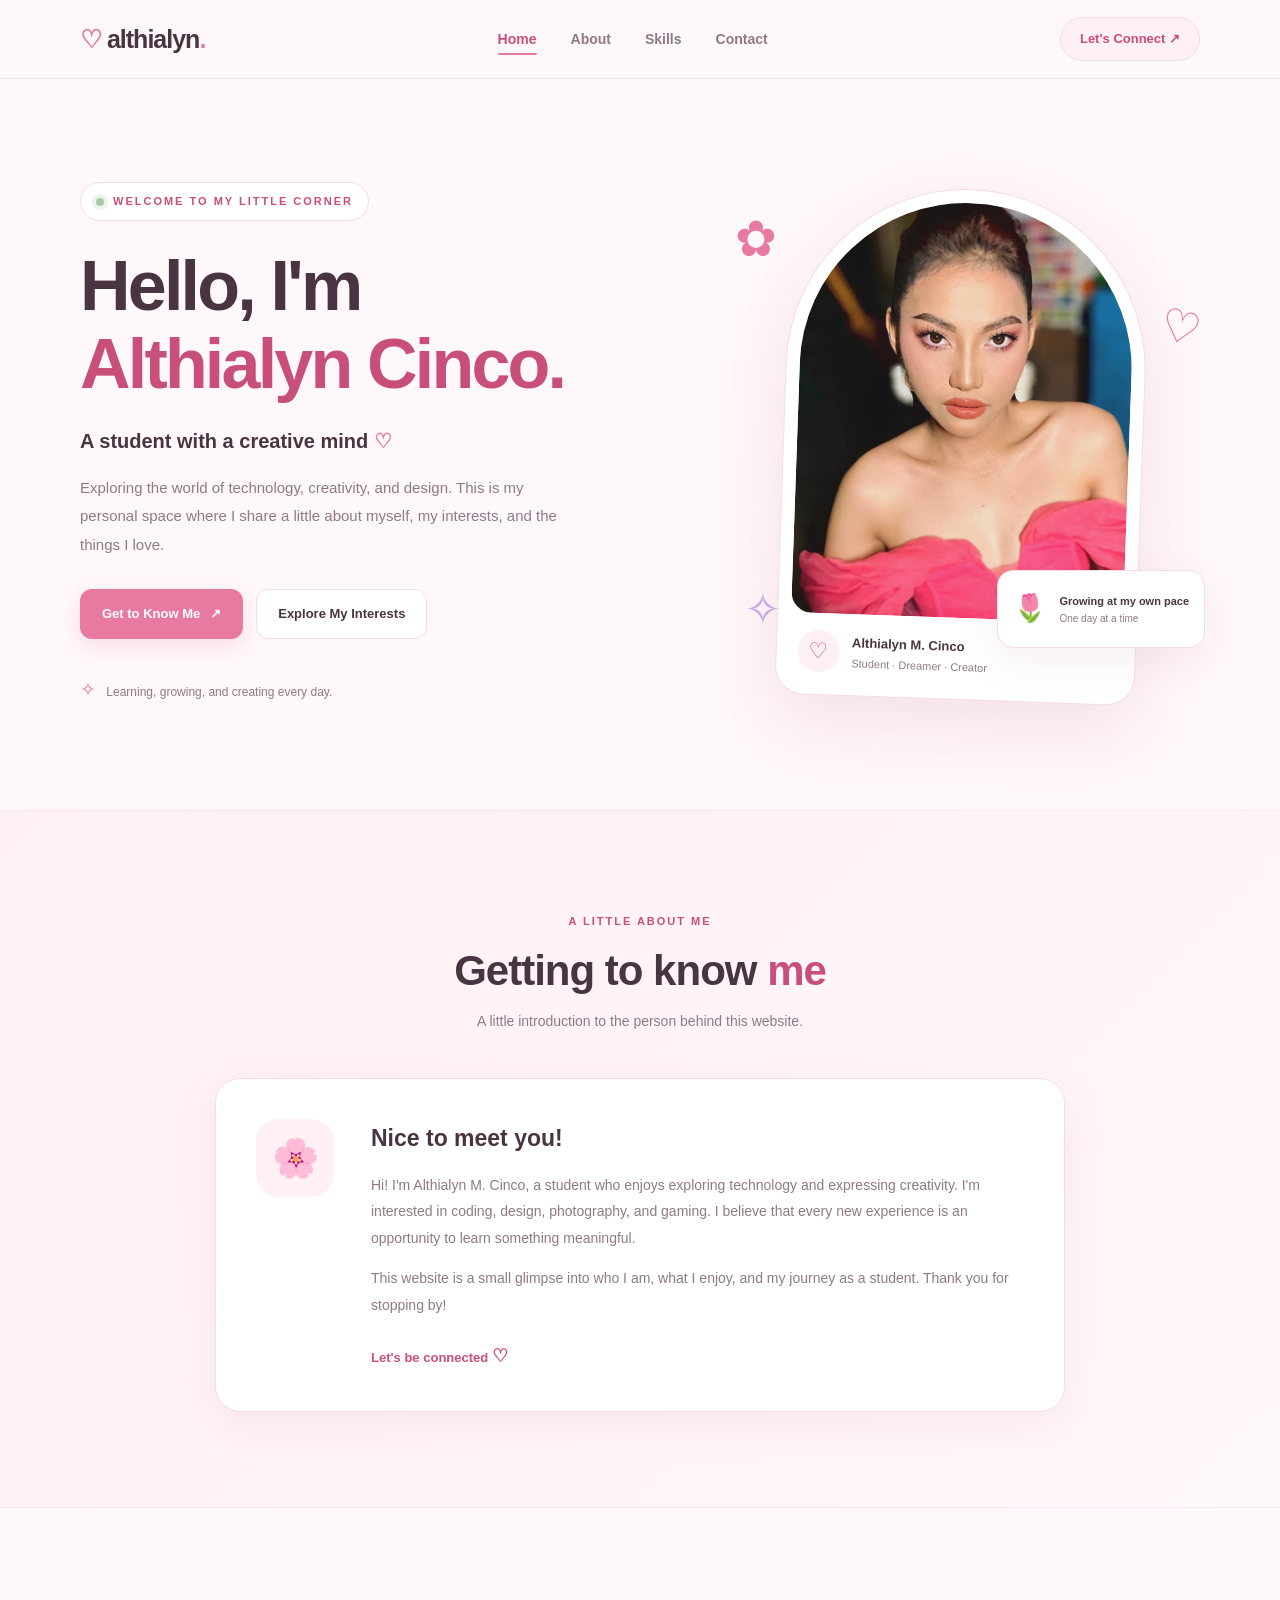
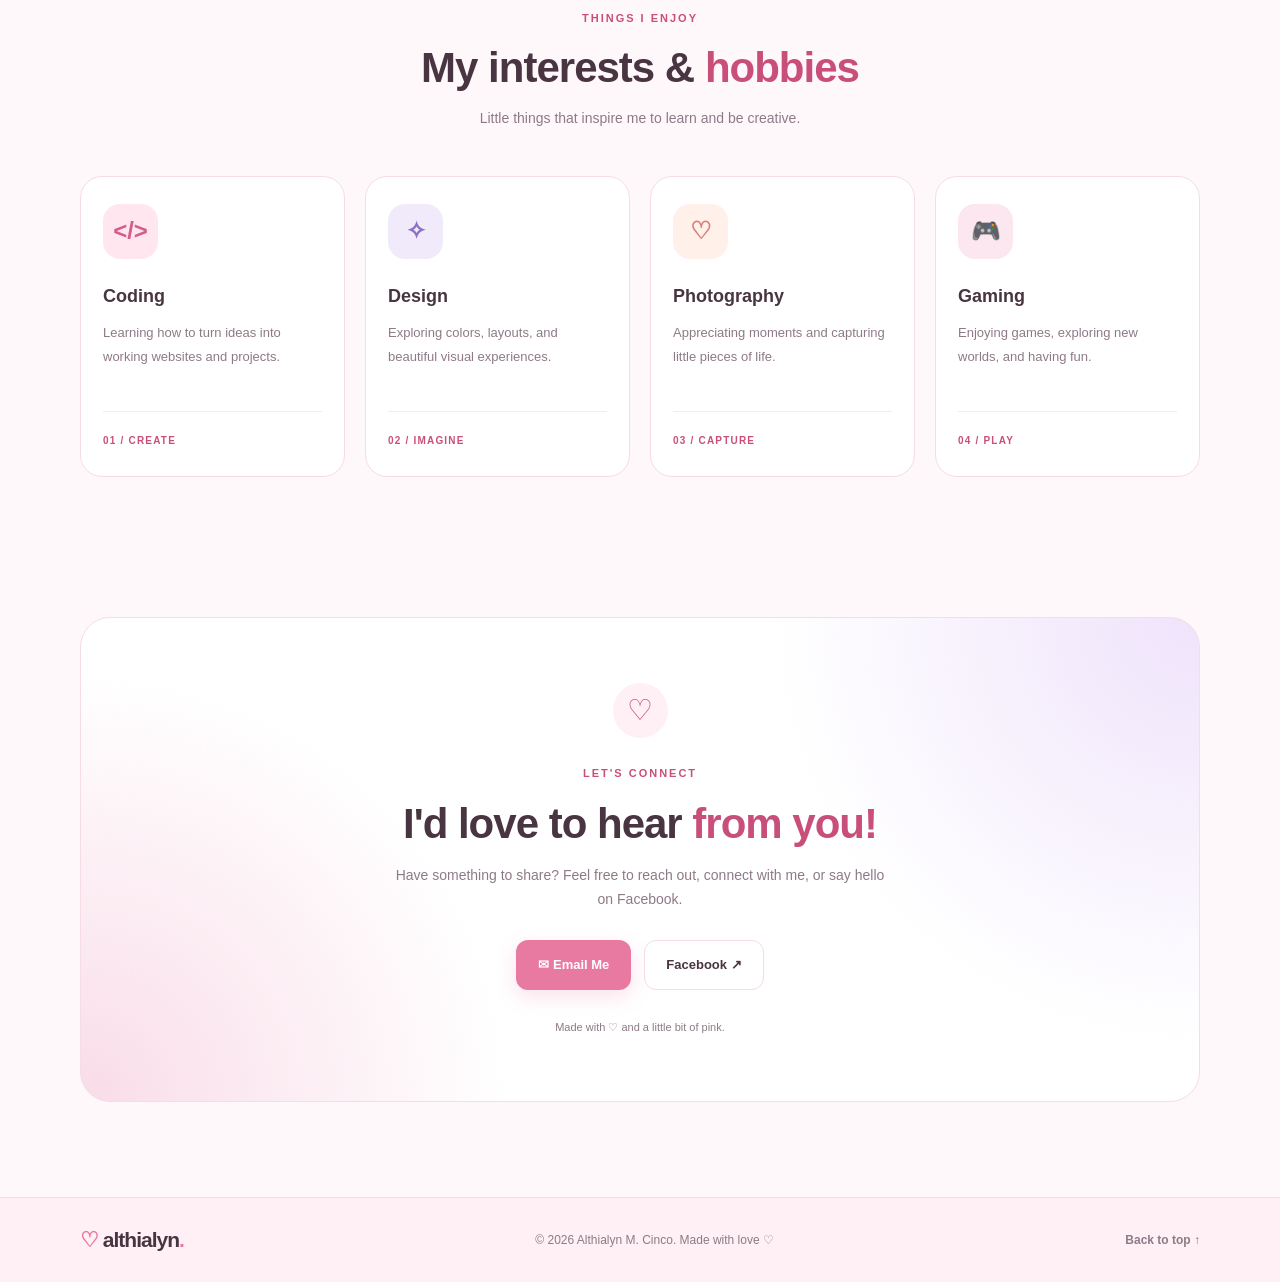
<file: index.html>
<!DOCTYPE html>
<html lang="en">
<head>
    <meta charset="UTF-8">
    <meta name="viewport" content="width=device-width, initial-scale=1.0">
    <meta name="theme-color" content="#fff1f5">
    <meta name="description" content="The personal portfolio of Althialyn M. Cinco, a student passionate about coding, design, photography, and gaming.">
    <title>Althialyn Cinco | Personal Portfolio</title>
    <link rel="stylesheet" href="style.css">
</head>
<body>

    <!-- HEADER -->
    <header class="header">
        <nav class="navbar container">
            <a href="#home" class="logo">
                <span class="logo-icon">♡</span> althialyn<span>.</span>
            </a>

            <button class="menu-toggle" id="menuToggle"
                    aria-label="Open navigation"
                    aria-expanded="false"
                    aria-controls="navLinks">
                ☰
            </button>

            <ul class="nav-links" id="navLinks">
                <li><a href="#home" class="nav-link active">Home</a></li>
                <li><a href="#about" class="nav-link">About</a></li>
                <li><a href="#skills" class="nav-link">Skills</a></li>
                <li><a href="#contact" class="nav-link">Contact</a></li>
            </ul>

            <a href="#contact" class="nav-button">Let's Connect ↗</a>
        </nav>
    </header>

    <main>
        <!-- HERO SECTION -->
        <section class="hero container" id="home">
            <div class="hero-content">
                <span class="eyebrow">
                    <span class="status-dot"></span>
                    WELCOME TO MY LITTLE CORNER
                </span>

                <h1>
                    Hello, I'm<br>
                    <span class="gradient-text">Althialyn Cinco.</span>
                </h1>

                <h2>A student with a creative mind <span>♡</span></h2>

                <p class="hero-description">
                    Exploring the world of technology, creativity, and design.
                    This is my personal space where I share a little about
                    myself, my interests, and the things I love.
                </p>

                <div class="hero-buttons">
                    <a href="portfolio.html" class="button button-primary">
                        Get to Know Me <span>↗</span>
                    </a>
                    <a href="#skills" class="button button-outline">
                        Explore My Interests
                    </a>
                </div>

                <div class="hero-note">
                    <span class="sparkle">✧</span>
                    Learning, growing, and creating every day.
                </div>
            </div>

            <div class="hero-visual">
                <div class="decor decor-one">✿</div>
                <div class="decor decor-two">♡</div>
                <div class="decor decor-three">✧</div>

                <div class="photo-frame">
                    <img
                        src="profile.jfif"
                        alt="Profile picture of Althialyn M. Cinco"
                        class="profile-pic"
                    >
                    <div class="photo-caption">
                        <span>♡</span>
                        <div>
                            <strong>Althialyn M. Cinco</strong>
                            <small>Student · Dreamer · Creator</small>
                        </div>
                    </div>
                </div>

                <div class="floating-card">
                    <span class="floating-icon">🌷</span>
                    <div>
                        <strong>Growing at my own pace</strong>
                        <small>One day at a time</small>
                    </div>
                </div>
            </div>
        </section>

        <!-- ABOUT SECTION -->
        <section class="section about-section" id="about">
            <div class="container">
                <div class="section-heading">
                    <span class="section-label">A LITTLE ABOUT ME</span>
                    <h2>Getting to know <span>me</span></h2>
                    <p>A little introduction to the person behind this website.</p>
                </div>

                <div class="about-card">
                    <div class="about-icon">🌸</div>
                    <div class="about-content">
                        <h3>Nice to meet you!</h3>
                        <p>
                            Hi! I'm Althialyn M. Cinco, a student who enjoys
                            exploring technology and expressing creativity.
                            I'm interested in coding, design, photography,
                            and gaming. I believe that every new experience
                            is an opportunity to learn something meaningful.
                        </p>
                        <p>
                            This website is a small glimpse into who I am,
                            what I enjoy, and my journey as a student.
                            Thank you for stopping by!
                        </p>
                        <a href="#contact" class="text-link">
                            Let's be connected <span>♡</span>
                        </a>
                    </div>
                </div>
            </div>
        </section>

        <!-- SKILLS SECTION -->
        <section class="section skills-section" id="skills">
            <div class="container">
                <div class="section-heading">
                    <span class="section-label">THINGS I ENJOY</span>
                    <h2>My interests & <span>hobbies</span></h2>
                    <p>Little things that inspire me to learn and be creative.</p>
                </div>

                <div class="skills-grid">
                    <article class="skill-card">
                        <div class="skill-icon icon-pink">&lt;/&gt;</div>
                        <h3>Coding</h3>
                        <p>Learning how to turn ideas into working websites and projects.</p>
                        <span class="skill-number">01 / CREATE</span>
                    </article>

                    <article class="skill-card">
                        <div class="skill-icon icon-purple">✧</div>
                        <h3>Design</h3>
                        <p>Exploring colors, layouts, and beautiful visual experiences.</p>
                        <span class="skill-number">02 / IMAGINE</span>
                    </article>

                    <article class="skill-card">
                        <div class="skill-icon icon-peach">♡</div>
                        <h3>Photography</h3>
                        <p>Appreciating moments and capturing little pieces of life.</p>
                        <span class="skill-number">03 / CAPTURE</span>
                    </article>

                    <article class="skill-card">
                        <div class="skill-icon icon-rose">🎮</div>
                        <h3>Gaming</h3>
                        <p>Enjoying games, exploring new worlds, and having fun.</p>
                        <span class="skill-number">04 / PLAY</span>
                    </article>
                </div>
            </div>
        </section>

        <!-- CONTACT SECTION -->
        <section class="section contact-section" id="contact">
            <div class="container">
                <div class="contact-card">
                    <span class="contact-heart">♡</span>
                    <span class="section-label">LET'S CONNECT</span>
                    <h2>I'd love to hear <span>from you!</span></h2>
                    <p>
                        Have something to share? Feel free to reach out,
                        connect with me, or say hello on Facebook.
                    </p>

                    <div class="contact-buttons">
                        <!-- Replace with your actual email address -->
                        <a href="mailto:your.email@example.com"
                           class="button button-primary">
                            ✉ Email Me
                        </a>

                        <a href="https://www.facebook.com/athialyn.cinco"
                           class="button button-facebook"
                           target="_blank"
                           rel="noopener noreferrer">
                            Facebook ↗
                        </a>
                    </div>
                    <p class="contact-note">Made with ♡ and a little bit of pink.</p>
                </div>
            </div>
        </section>
    </main>

    <!-- FOOTER -->
    <footer class="footer">
        <div class="container footer-content">
            <a href="#home" class="logo footer-logo">
                <span class="logo-icon">♡</span> althialyn<span>.</span>
            </a>

            <p>© <span id="year"></span> Althialyn M. Cinco. Made with love ♡</p>

            <a href="#home" class="back-to-top">Back to top ↑</a>
        </div>
    </footer>

    <script>
        // Mobile navigation
        const menuToggle = document.getElementById("menuToggle");
        const navLinks = document.getElementById("navLinks");

        menuToggle.addEventListener("click", () => {
            const isOpen = navLinks.classList.toggle("show");
            menuToggle.setAttribute("aria-expanded", isOpen);
            menuToggle.setAttribute(
                "aria-label",
                isOpen ? "Close navigation" : "Open navigation"
            );
            menuToggle.textContent = isOpen ? "✕" : "☰";
        });

        // Close menu after selecting a navigation link
        document.querySelectorAll(".nav-link").forEach(link => {
            link.addEventListener("click", () => {
                navLinks.classList.remove("show");
                menuToggle.setAttribute("aria-expanded", "false");
                menuToggle.setAttribute("aria-label", "Open navigation");
                menuToggle.textContent = "☰";
            });
        });

        // Automatically update the footer year
        document.getElementById("year").textContent =
            new Date().getFullYear();

        // Highlight the current section in the navigation
        const sections = document.querySelectorAll("main section[id]");
        const observer = new IntersectionObserver(entries => {
            entries.forEach(entry => {
                if (entry.isIntersecting) {
                    document.querySelectorAll(".nav-link").forEach(link => {
                        link.classList.toggle(
                            "active",
                            link.getAttribute("href") === "#" + entry.target.id
                        );
                    });
                }
            });
        }, { rootMargin: "-25% 0px -60% 0px" });

        sections.forEach(section => observer.observe(section));
    </script>

</body>
</html>
</file>
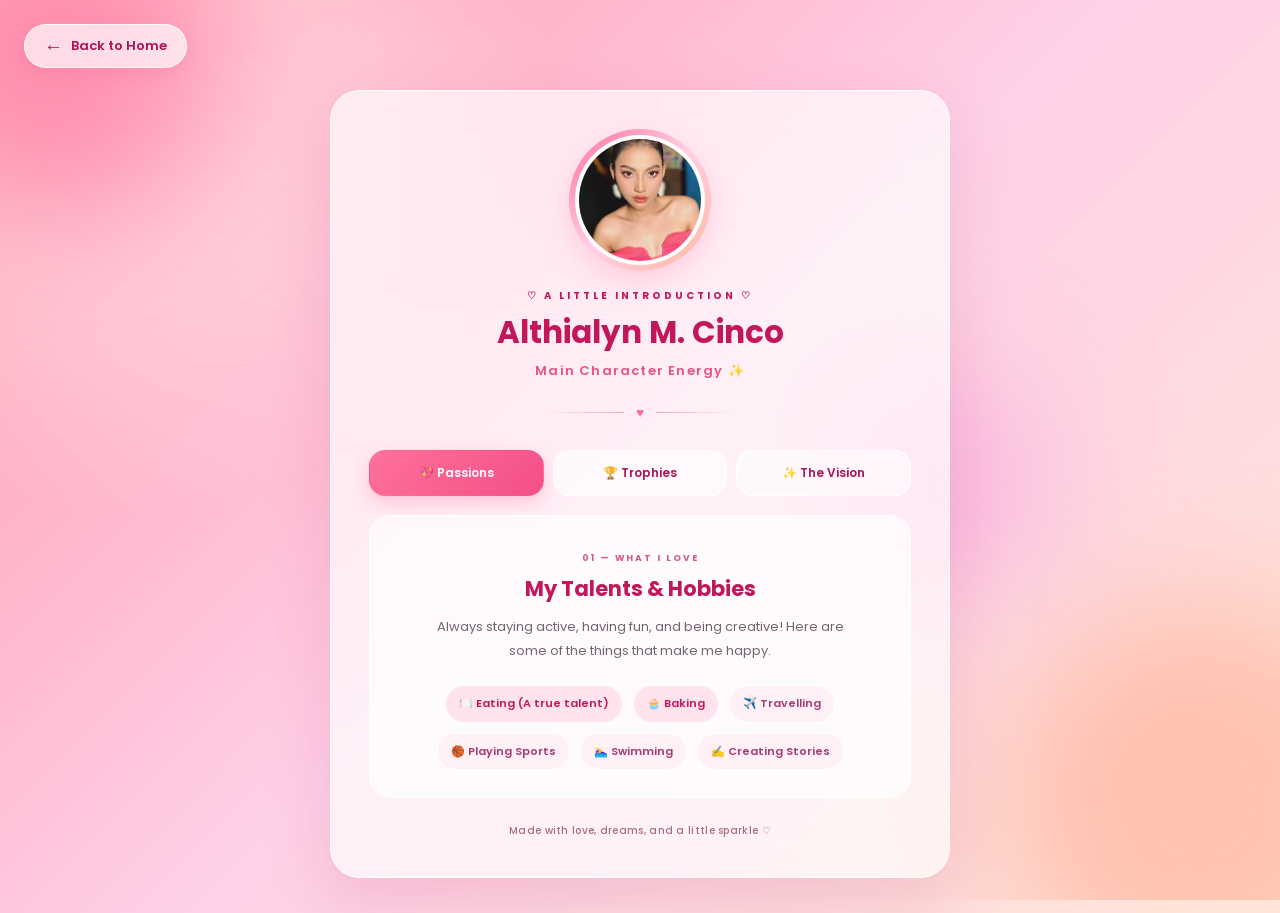
<file: portfolio.html>
<!DOCTYPE html>
<html lang="en">
<head>
    <meta charset="UTF-8">
    <meta name="viewport" content="width=device-width, initial-scale=1.0">

    <title>About Me | Althialyn Cinco</title>

    <meta name="description" content="Get to know Althialyn Cinco, her hobbies, achievements, and dreams.">

    <link rel="preconnect" href="https://fonts.googleapis.com">
    <link rel="preconnect" href="https://fonts.gstatic.com" crossorigin>
    <link
        href="https://fonts.googleapis.com/css2?family=Poppins:wght@400;500;600;700&display=swap"
        rel="stylesheet"
    >

    <link rel="stylesheet" href="style1.css">
</head>

<body>

    <div class="background-blobs" aria-hidden="true">
        <div class="blob blob-1"></div>
        <div class="blob blob-2"></div>
        <div class="blob blob-3"></div>
    </div>

    <a href="index.html" class="back-home">
        <span aria-hidden="true">←</span> Back to Home
    </a>

    <main class="glass-card">

        <header class="profile-header">
            <div class="avatar-wrapper">
                <img
                    src="profile.jfif"
                    alt="Profile of Althialyn M. Cinco"
                    class="avatar"
                >
            </div>

            <p class="eyebrow">♡ A LITTLE INTRODUCTION ♡</p>

            <h1>Althialyn M. Cinco</h1>

            <p class="subtitle">Main Character Energy ✨</p>

            <div class="profile-divider">
                <span></span>
                <span class="divider-heart">♥</span>
                <span></span>
            </div>
        </header>

        <section class="about-section" aria-label="About me">

            <div class="tabs">

                <input
                    type="radio"
                    id="tab1"
                    name="mytabs"
                    checked
                >
                <label for="tab1">💖 Passions</label>

                <input
                    type="radio"
                    id="tab2"
                    name="mytabs"
                >
                <label for="tab2">🏆 Trophies</label>

                <input
                    type="radio"
                    id="tab3"
                    name="mytabs"
                >
                <label for="tab3">✨ The Vision</label>

                <!-- Passions -->
                <div class="tab-content" id="content1">
                    <span class="section-label">01 — WHAT I LOVE</span>

                    <h2>My Talents &amp; Hobbies</h2>

                    <p class="section-description">
                        Always staying active, having fun, and being creative!
                        Here are some of the things that make me happy.
                    </p>

                    <div class="tag-cloud">
                        <span class="tag talent">
                            🍽️ Eating (A true talent)
                        </span>

                        <span class="tag talent">🧁 Baking</span>

                        <span class="tag hobby">✈️ Travelling</span>

                        <span class="tag hobby">🏀 Playing Sports</span>

                        <span class="tag hobby">🏊‍♀️ Swimming</span>

                        <span class="tag hobby">✍️ Creating Stories</span>
                    </div>
                </div>

                <!-- Achievements -->
                <div class="tab-content" id="content2">
                    <span class="section-label">02 — MY HIGHLIGHTS</span>

                    <h2>Hall of Fame 🏆</h2>

                    <p class="section-description">
                        Every icon has a story, and every achievement
                        deserves a little celebration.
                    </p>

                    <article class="achievement-card">
                        <div class="trophy-icon" aria-hidden="true">
                            🥇
                        </div>

                        <div class="achievement-details">
                            <span class="achievement-label">
                                UNOFFICIAL AWARD
                            </span>

                            <h3>Best in Chika</h3>

                            <p>
                                Undisputed champion of keeping the group
                                chat alive, sharing stories, and always
                                knowing the tea. ☕
                            </p>
                        </div>
                    </article>
                </div>

                <!-- Dreams and ambitions -->
                <div class="tab-content" id="content3">
                    <span class="section-label">03 — MY FUTURE</span>

                    <h2>Fuel &amp; Ambition ✨</h2>

                    <p class="section-description">
                        A few things that keep me happy, motivated,
                        and dreaming big.
                    </p>

                    <article class="vision-item">
                        <div class="vision-icon" aria-hidden="true">
                            🍲
                        </div>

                        <div>
                            <h3>Comfort Food</h3>

                            <p>
                                <strong>Chicken Adobo.</strong>
                                Period. It's the ultimate comfort food
                                and the fuel for everything I do.
                            </p>
                        </div>
                    </article>

                    <article class="vision-item">
                        <div class="vision-icon" aria-hidden="true">
                            💸
                        </div>

                        <div>
                            <h3>Ultimate Dream</h3>

                            <p>
                                <strong>Financial Freedom.</strong>
                                To live life on my own terms, travel the
                                world, bake whenever I want, and enjoy
                                life's little luxuries without worrying
                                about the bill.
                            </p>
                        </div>
                    </article>
                </div>

            </div>
        </section>

        <footer class="profile-footer">
            <p>Made with love, dreams, and a little sparkle ♡</p>
        </footer>

    </main>

</body>
</html>
</file>
<file: style.css>
/* =========================
   GLOBAL STYLES
========================= */

:root {
    --pink: #e879a1;
    --pink-dark: #c94f7b;
    --pink-light: #fff0f5;
    --pink-pale: #fff8fa;
    --lavender: #f0eafa;
    --text: #493541;
    --muted: #8e7a87;
    --white: #ffffff;
    --border: #f5dce6;
    --shadow: 0 12px 40px rgba(180, 94, 130, 0.10);
}

* {
    margin: 0;
    padding: 0;
    box-sizing: border-box;
    scroll-behavior: smooth;
}

body {
    font-family: "Segoe UI", Tahoma, Geneva, Verdana, sans-serif;
    background: var(--pink-pale);
    color: var(--text);
    line-height: 1.7;
    overflow-x: hidden;
}

a {
    color: inherit;
    text-decoration: none;
}

button,
a {
    -webkit-tap-highlight-color: transparent;
}

button:focus-visible,
a:focus-visible {
    outline: 3px solid var(--pink);
    outline-offset: 4px;
}

.container {
    width: min(1120px, 90%);
    margin: 0 auto;
}

section {
    scroll-margin-top: 90px;
}

/* =========================
   HEADER & NAVIGATION
========================= */

.header {
    position: sticky;
    top: 0;
    z-index: 100;
    background: rgba(255, 248, 250, 0.92);
    backdrop-filter: blur(16px);
    border-bottom: 1px solid rgba(245, 220, 230, 0.8);
}

.navbar {
    min-height: 78px;
    display: flex;
    align-items: center;
    justify-content: space-between;
    gap: 24px;
}

.logo {
    font-size: 25px;
    font-weight: 800;
    letter-spacing: -1px;
    color: var(--text);
    white-space: nowrap;
}

.logo > span:last-child {
    color: var(--pink);
}

.logo-icon {
    color: var(--pink);
}

.nav-links {
    display: flex;
    align-items: center;
    gap: 34px;
    list-style: none;
}

.nav-link {
    position: relative;
    color: var(--muted);
    font-size: 14px;
    font-weight: 600;
    transition: color 0.25s ease;
}

.nav-link:hover,
.nav-link.active {
    color: var(--pink-dark);
}

.nav-link.active::after {
    content: "";
    position: absolute;
    left: 0;
    right: 0;
    bottom: -8px;
    height: 2px;
    border-radius: 4px;
    background: var(--pink);
}

.nav-button {
    background: var(--pink-light);
    color: var(--pink-dark);
    padding: 10px 19px;
    border-radius: 30px;
    border: 1px solid var(--border);
    font-size: 13px;
    font-weight: 700;
    transition: 0.25s ease;
}

.nav-button:hover {
    background: var(--pink);
    color: var(--white);
}

.menu-toggle {
    display: none;
    background: var(--pink-light);
    border: 1px solid var(--border);
    border-radius: 10px;
    padding: 7px 12px;
    font-size: 22px;
    color: var(--pink-dark);
    cursor: pointer;
}

/* =========================
   HERO SECTION
========================= */

.hero {
    min-height: 650px;
    padding-top: 90px;
    padding-bottom: 90px;
    display: grid;
    grid-template-columns: 1.1fr 0.9fr;
    align-items: center;
    gap: 65px;
}

.eyebrow,
.section-label {
    display: inline-flex;
    align-items: center;
    gap: 9px;
    color: var(--pink-dark);
    font-size: 11px;
    font-weight: 800;
    letter-spacing: 2px;
}

.eyebrow {
    background: var(--white);
    border: 1px solid var(--border);
    padding: 9px 15px;
    border-radius: 30px;
    margin-bottom: 26px;
}

.status-dot {
    width: 8px;
    height: 8px;
    background: #a9c9a6;
    border-radius: 50%;
    box-shadow: 0 0 0 4px #eaf4e8;
}

.hero h1 {
    font-size: clamp(42px, 5.5vw, 70px);
    line-height: 1.12;
    letter-spacing: -2.8px;
    font-weight: 800;
    margin-bottom: 20px;
}

.gradient-text,
.section-heading h2 span,
.contact-card h2 span {
    color: var(--pink-dark);
}

.hero h2 {
    font-size: 20px;
    font-weight: 600;
    margin-bottom: 16px;
}

.hero h2 span {
    color: var(--pink);
}

.hero-description {
    color: var(--muted);
    font-size: 15px;
    max-width: 500px;
    line-height: 1.9;
}

.hero-buttons {
    display: flex;
    flex-wrap: wrap;
    gap: 13px;
    margin-top: 30px;
}

.button {
    display: inline-flex;
    justify-content: center;
    align-items: center;
    gap: 10px;
    padding: 13px 21px;
    border-radius: 12px;
    font-size: 13px;
    font-weight: 700;
    border: 1px solid transparent;
    transition: transform 0.25s ease, background 0.25s ease,
                box-shadow 0.25s ease;
    cursor: pointer;
}

.button:hover {
    transform: translateY(-3px);
}

.button-primary {
    background: var(--pink);
    color: var(--white);
    box-shadow: 0 7px 20px rgba(232, 121, 161, 0.22);
}

.button-primary:hover {
    background: var(--pink-dark);
    box-shadow: 0 10px 25px rgba(201, 79, 123, 0.24);
}

.button-outline {
    background: var(--white);
    border-color: var(--border);
    color: var(--text);
}

.button-outline:hover {
    background: var(--pink-light);
}

.hero-note {
    margin-top: 35px;
    font-size: 12px;
    color: var(--muted);
}

.sparkle {
    color: var(--pink);
    font-size: 19px;
    margin-right: 7px;
}

/* Hero image */

.hero-visual {
    position: relative;
    display: flex;
    justify-content: center;
    align-items: center;
    padding: 20px;
    min-width: 0;
}

.photo-frame {
    width: 100%;
    max-width: 360px;
    padding: 13px;
    background: var(--white);
    border: 1px solid var(--border);
    border-radius: 190px 190px 30px 30px;
    box-shadow: 0 25px 70px rgba(180, 94, 130, 0.15);
    transform: rotate(2deg);
    transition: transform 0.35s ease;
}

.photo-frame:hover {
    transform: rotate(0deg) translateY(-5px);
}

.profile-pic {
    display: block;
    width: 100%;
    aspect-ratio: 4 / 5;
    object-fit: cover;
    border-radius: 180px 180px 22px 22px;
    background: var(--pink-light);
}

.photo-caption {
    display: flex;
    align-items: center;
    gap: 12px;
    padding: 17px 8px 9px;
}

.photo-caption > span {
    display: grid;
    place-items: center;
    width: 42px;
    height: 42px;
    flex-shrink: 0;
    background: var(--pink-light);
    color: var(--pink-dark);
    border-radius: 50%;
    font-size: 22px;
}

.photo-caption strong,
.photo-caption small {
    display: block;
}

.photo-caption strong {
    font-size: 13px;
}

.photo-caption small {
    font-size: 11px;
    color: var(--muted);
}

.decor {
    position: absolute;
    z-index: 2;
    color: var(--pink);
    user-select: none;
}

.decor-one {
    top: 5%;
    left: 2%;
    font-size: 50px;
}

.decor-two {
    top: 22%;
    right: 0;
    font-size: 45px;
    transform: rotate(15deg);
}

.decor-three {
    bottom: 13%;
    left: 4%;
    font-size: 45px;
    color: #c5a9e7;
}

.floating-card {
    position: absolute;
    right: -5px;
    bottom: 13%;
    display: flex;
    align-items: center;
    gap: 12px;
    padding: 15px;
    border-radius: 16px;
    background: var(--white);
    border: 1px solid var(--border);
    box-shadow: var(--shadow);
    max-width: 240px;
    animation: float 4s ease-in-out infinite;
}

.floating-icon {
    font-size: 27px;
}

.floating-card strong,
.floating-card small {
    display: block;
}

.floating-card strong {
    font-size: 11px;
}

.floating-card small {
    color: var(--muted);
    font-size: 10px;
}

@keyframes float {
    0%, 100% { transform: translateY(0); }
    50% { transform: translateY(-8px); }
}

/* =========================
   SHARED SECTION STYLES
========================= */

.section {
    padding: 95px 0;
}

.about-section {
    background: linear-gradient(135deg, #fff0f5, #fff8fb);
    border-top: 1px solid #fbe6ee;
    border-bottom: 1px solid #fbe6ee;
}

.section-heading {
    text-align: center;
    max-width: 600px;
    margin: 0 auto 45px;
}

.section-heading h2,
.contact-card h2 {
    font-size: clamp(29px, 4vw, 42px);
    line-height: 1.25;
    letter-spacing: -1px;
    margin-top: 12px;
}

.section-heading > p {
    margin-top: 12px;
    color: var(--muted);
    font-size: 14px;
}

/* =========================
   ABOUT SECTION
========================= */

.about-card {
    display: grid;
    grid-template-columns: 90px 1fr;
    align-items: start;
    gap: 25px;
    max-width: 850px;
    margin: 0 auto;
    padding: 40px;
    background: var(--white);
    border: 1px solid var(--border);
    border-radius: 25px;
    box-shadow: var(--shadow);
}

.about-icon {
    display: grid;
    place-items: center;
    width: 78px;
    height: 78px;
    border-radius: 23px;
    background: var(--pink-light);
    font-size: 38px;
}

.about-content h3 {
    font-size: 23px;
    margin-bottom: 13px;
}

.about-content p {
    color: var(--muted);
    font-size: 14px;
    margin-bottom: 14px;
    line-height: 1.9;
}

.text-link {
    display: inline-block;
    color: var(--pink-dark);
    font-size: 13px;
    font-weight: 700;
    margin-top: 8px;
}

.text-link span {
    font-size: 18px;
}

/* =========================
   SKILLS & INTERESTS
========================= */

.skills-section {
    background: var(--pink-pale);
}

.skills-grid {
    display: grid;
    grid-template-columns: repeat(4, minmax(0, 1fr));
    gap: 20px;
}

.skill-card {
    padding: 27px 22px;
    background: var(--white);
    border: 1px solid var(--border);
    border-radius: 22px;
    transition: transform 0.3s ease, box-shadow 0.3s ease;
}

.skill-card:hover {
    transform: translateY(-7px);
    box-shadow: var(--shadow);
}

.skill-icon {
    display: grid;
    place-items: center;
    width: 55px;
    height: 55px;
    border-radius: 17px;
    font-size: 24px;
    font-weight: 700;
    margin-bottom: 22px;
}

.icon-pink {
    color: #d65d8b;
    background: #ffe6ef;
}

.icon-purple {
    color: #8c70c4;
    background: #f0eafa;
}

.icon-peach {
    color: #d77f7c;
    background: #fff0e9;
}

.icon-rose {
    color: #c94f7b;
    background: #fce6ef;
}

.skill-card h3 {
    font-size: 18px;
    margin-bottom: 10px;
}

.skill-card p {
    font-size: 13px;
    line-height: 1.8;
    color: var(--muted);
    min-height: 72px;
}

.skill-number {
    display: block;
    padding-top: 20px;
    margin-top: 18px;
    border-top: 1px solid #f6e9ef;
    font-size: 10px;
    letter-spacing: 1.2px;
    color: var(--pink-dark);
    font-weight: 800;
}

/* =========================
   CONTACT SECTION
========================= */

.contact-section {
    padding-top: 45px;
    padding-bottom: 95px;
}

.contact-card {
    position: relative;
    overflow: hidden;
    text-align: center;
    padding: 65px 25px;
    border: 1px solid var(--border);
    border-radius: 30px;
    background:
        radial-gradient(circle at 0% 100%, #f9dce8 0, transparent 35%),
        radial-gradient(circle at 100% 0%, #efe3fb 0, transparent 35%),
        var(--white);
}

.contact-heart {
    display: grid;
    place-items: center;
    width: 55px;
    height: 55px;
    margin: 0 auto 20px;
    border-radius: 50%;
    color: var(--pink-dark);
    background: var(--pink-light);
    font-size: 29px;
}

.contact-card h2 {
    margin: 13px 0;
}

.contact-card > p {
    max-width: 490px;
    margin: 0 auto;
    color: var(--muted);
    font-size: 14px;
}

.contact-buttons {
    display: flex;
    justify-content: center;
    flex-wrap: wrap;
    gap: 13px;
    margin-top: 28px;
}

.button-facebook {
    background: var(--white);
    color: var(--text);
    border-color: var(--border);
}

.button-facebook:hover {
    background: var(--pink-light);
}

.contact-card .contact-note {
    margin-top: 28px;
    font-size: 11px;
}

/* =========================
   FOOTER
========================= */

.footer {
    background: #fff0f5;
    border-top: 1px solid var(--border);
}

.footer-content {
    display: flex;
    align-items: center;
    justify-content: space-between;
    flex-wrap: wrap;
    gap: 18px;
    padding-top: 24px;
    padding-bottom: 24px;
}

.footer-logo {
    font-size: 21px;
}

.footer-content p,
.back-to-top {
    color: var(--muted);
    font-size: 12px;
}

.back-to-top {
    font-weight: 700;
    transition: color 0.2s ease;
}

.back-to-top:hover {
    color: var(--pink-dark);
}

/* =========================
   RESPONSIVE DESIGN
========================= */

@media (max-width: 900px) {
    .navbar {
        gap: 15px;
    }

    .nav-links {
        gap: 18px;
    }

    .nav-button {
        display: none;
    }

    .hero {
        gap: 25px;
        padding-top: 65px;
        padding-bottom: 65px;
    }

    .floating-card {
        right: -10px;
    }

    .skills-grid {
        grid-template-columns: repeat(2, minmax(0, 1fr));
    }
}

@media (max-width: 650px) {
    .container {
        width: min(100% - 36px, 500px);
    }

    .navbar {
        min-height: 70px;
        position: relative;
    }

    .menu-toggle {
        display: block;
        margin-left: auto;
    }

    .nav-links {
        display: none;
        position: absolute;
        top: calc(100% + 1px);
        left: -18px;
        right: -18px;
        padding: 18px;
        flex-direction: column;
        align-items: stretch;
        gap: 0;
        background: var(--white);
        border: 1px solid var(--border);
        border-radius: 0 0 18px 18px;
        box-shadow: var(--shadow);
    }

    .nav-links.show {
        display: flex;
    }

    .nav-link {
        display: block;
        padding: 12px 10px;
    }

    .nav-link.active::after {
        display: none;
    }

    .hero {
        grid-template-columns: 1fr;
        gap: 35px;
        padding-top: 55px;
        padding-bottom: 65px;
    }

    .hero h1 {
        font-size: clamp(42px, 11vw, 60px);
        letter-spacing: -2px;
    }

    .hero h2 {
        font-size: 18px;
    }

    .hero-visual {
        width: 100%;
        max-width: 410px;
        margin: 0 auto;
        padding: 15px 22px 30px;
    }

    .photo-frame {
        max-width: 300px;
    }

    .floating-card {
        right: 0;
        bottom: 10%;
        max-width: 205px;
    }

    .decor-one {
        left: 0;
    }

    .decor-two {
        right: 0;
    }

    .section {
        padding: 70px 0;
    }

    .about-card {
        grid-template-columns: 1fr;
        padding: 27px;
        gap: 18px;
    }

    .about-icon {
        width: 62px;
        height: 62px;
        font-size: 30px;
    }

    .skills-grid {
        gap: 13px;
    }

    .skill-card {
        padding: 20px 16px;
    }

    .skill-card p {
        min-height: 105px;
    }

    .contact-card {
        padding: 48px 20px;
    }

    .footer-content {
        justify-content: center;
        text-align: center;
        flex-direction: column;
        gap: 10px;
    }
}

@media (max-width: 370px) {
    .hero-buttons,
    .contact-buttons {
        flex-direction: column;
    }

    .hero-buttons .button,
    .contact-buttons .button {
        width: 100%;
    }

    .skills-grid {
        grid-template-columns: 1fr;
    }

    .skill-card p {
        min-height: auto;
    }

    .floating-card {
        right: -3px;
        padding: 10px;
    }
}

/* Respect reduced-motion preferences */
@media (prefers-reduced-motion: reduce) {
    *,
    *::before,
    *::after {
        scroll-behavior: auto !important;
        animation-duration: 0.01ms !important;
        animation-iteration-count: 1 !important;
        transition-duration: 0.01ms !important;
    }
}
</file>
<file: style1.css>
/* ========================================
   1. RESET AND GLOBAL STYLES
======================================== */

:root {
    --pink: #ff6a96;
    --deep-pink: #c2185b;
    --dark-pink: #ad1457;
    --soft-pink: #fff0f5;
    --text: #62515b;
    --white: #ffffff;
    --glass: rgba(255, 255, 255, 0.66);
    --glass-border: rgba(255, 255, 255, 0.85);
    --shadow: 0 24px 65px rgba(173, 20, 87, 0.14);
}

* {
    margin: 0;
    padding: 0;
    box-sizing: border-box;
}

html {
    scroll-behavior: smooth;
}

body {
    min-height: 100vh;
    padding: 90px 20px 35px;
    position: relative;
    isolation: isolate;

    display: flex;
    justify-content: center;
    align-items: flex-start;

    font-family: "Poppins", sans-serif;
    color: var(--text);

    background:
        radial-gradient(
            circle at 10% 10%,
            rgba(255, 255, 255, 0.65),
            transparent 30%
        ),
        linear-gradient(
            135deg,
            #ff9aab 0%,
            #ffd0e8 50%,
            #ffe6d7 100%
        );

    overflow-x: hidden;
}

/* ========================================
   2. ANIMATED BACKGROUND
======================================== */

.background-blobs {
    position: fixed;
    inset: 0;
    overflow: hidden;
    pointer-events: none;
    z-index: -1;
}

.blob {
    position: absolute;
    border-radius: 50%;
    filter: blur(65px);
    opacity: 0.65;
    animation: float 9s ease-in-out infinite;
}

.blob-1 {
    width: 320px;
    height: 320px;
    top: -100px;
    left: -90px;
    background: #ff6a96;
}

.blob-2 {
    width: 400px;
    height: 400px;
    right: -120px;
    bottom: -100px;
    background: #ffb199;
    animation-delay: -4s;
}

.blob-3 {
    width: 220px;
    height: 220px;
    top: 42%;
    left: 65%;
    background: #f7a8e0;
    animation-delay: -6s;
}

@keyframes float {
    0%, 100% {
        transform: translate3d(0, 0, 0) scale(1);
    }

    50% {
        transform: translate3d(0, -24px, 0) scale(1.08);
    }
}

/* ========================================
   3. BACK TO HOME BUTTON
======================================== */

.back-home {
    position: absolute;
    top: 24px;
    left: 24px;
    z-index: 5;

    display: inline-flex;
    align-items: center;
    gap: 8px;

    padding: 11px 19px;
    border: 1px solid rgba(255, 255, 255, 0.9);
    border-radius: 50px;

    background: rgba(255, 255, 255, 0.68);
    backdrop-filter: blur(12px);
    -webkit-backdrop-filter: blur(12px);

    color: var(--dark-pink);
    font-size: 13px;
    font-weight: 600;
    text-decoration: none;

    box-shadow: 0 5px 20px rgba(173, 20, 87, 0.07);
    transition:
        transform 0.25s ease,
        background 0.25s ease,
        box-shadow 0.25s ease;
}

.back-home span {
    font-size: 19px;
    line-height: 1;
    transition: transform 0.25s ease;
}

.back-home:hover {
    background: var(--pink);
    color: var(--white);
    transform: translateY(-3px);
    box-shadow: 0 8px 22px rgba(255, 106, 150, 0.28);
}

.back-home:hover span {
    transform: translateX(-3px);
}

.back-home:focus-visible,
.tabs label:focus-visible {
    outline: 3px solid var(--deep-pink);
    outline-offset: 4px;
}

/* ========================================
   4. MAIN GLASS CARD
======================================== */

.glass-card {
    width: 100%;
    max-width: 620px;
    min-width: 0;
    padding: 38px;

    background: var(--glass);
    border: 1px solid var(--glass-border);
    border-radius: 30px;

    backdrop-filter: blur(22px);
    -webkit-backdrop-filter: blur(22px);

    box-shadow: var(--shadow);

    animation: cardEntrance 0.75s ease both;
}

@keyframes cardEntrance {
    from {
        opacity: 0;
        transform: translateY(22px);
    }

    to {
        opacity: 1;
        transform: translateY(0);
    }
}

/* ========================================
   5. PROFILE HEADER
======================================== */

.profile-header {
    text-align: center;
    margin-bottom: 27px;
}

.avatar-wrapper {
    display: inline-flex;
    justify-content: center;
    align-items: center;

    padding: 6px;
    margin-bottom: 17px;

    border-radius: 50%;
    background: linear-gradient(
        135deg,
        #ff719b,
        #ffd0e7,
        #ffb89e
    );

    box-shadow: 0 10px 28px rgba(255, 106, 150, 0.24);

    transition:
        transform 0.35s ease,
        box-shadow 0.35s ease;
}

.avatar-wrapper:hover {
    transform: rotate(-4deg) scale(1.04);
    box-shadow: 0 14px 34px rgba(255, 106, 150, 0.32);
}

.avatar {
    display: block;
    width: 130px;
    height: 130px;

    object-fit: cover;
    object-position: center;

    border: 4px solid rgba(255, 255, 255, 0.95);
    border-radius: 50%;
    background: #ffe4ed;
}

.eyebrow {
    margin-bottom: 8px;

    color: var(--deep-pink);
    font-size: 10px;
    font-weight: 700;
    letter-spacing: 3px;
}

.profile-header h1 {
    color: var(--deep-pink);
    font-size: clamp(23px, 5vw, 31px);
    font-weight: 700;
    line-height: 1.35;
    overflow-wrap: anywhere;
}

.subtitle {
    margin-top: 7px;

    color: #e75480;
    font-size: 13px;
    font-weight: 600;
    letter-spacing: 1.2px;
}

.profile-divider {
    display: flex;
    align-items: center;
    justify-content: center;
    gap: 12px;

    max-width: 190px;
    margin: 22px auto 0;
}

.profile-divider > span:not(.divider-heart) {
    flex: 1;
    height: 1px;
    background: linear-gradient(
        90deg,
        transparent,
        #f3a4c0
    );
}

.profile-divider > span:last-child {
    transform: rotate(180deg);
}

.divider-heart {
    color: var(--pink);
    font-size: 13px;
}

/* ========================================
   6. TABS NAVIGATION
======================================== */

.tabs {
    display: grid;
    grid-template-columns: repeat(3, minmax(0, 1fr));
    gap: 9px;
    align-items: start;
}

.tabs input[type="radio"] {
    position: absolute;
    width: 1px;
    height: 1px;
    overflow: hidden;
    clip-path: inset(50%);
    white-space: nowrap;
}

.tabs label {
    display: flex;
    justify-content: center;
    align-items: center;
    min-height: 46px;
    padding: 10px 6px;

    border: 1px solid rgba(255, 255, 255, 0.9);
    border-radius: 16px;

    background: rgba(255, 255, 255, 0.58);

    color: var(--dark-pink);
    font-size: 12px;
    font-weight: 600;
    text-align: center;
    line-height: 1.5;

    cursor: pointer;

    transition:
        background 0.25s ease,
        color 0.25s ease,
        transform 0.25s ease,
        box-shadow 0.25s ease;
}

.tabs label:hover {
    background: rgba(255, 255, 255, 0.95);
    transform: translateY(-2px);
}

.tabs input[type="radio"]:checked + label {
    color: var(--white);
    background: linear-gradient(
        135deg,
        #ff719b,
        #f34f86
    );

    border-color: transparent;
    box-shadow: 0 7px 18px rgba(255, 106, 150, 0.3);
}

.tabs input[type="radio"]:focus-visible + label {
    outline: 3px solid var(--deep-pink);
    outline-offset: 3px;
}

/* ========================================
   7. TAB CONTENT PANELS
======================================== */

.tab-content {
    display: none;
    grid-column: 1 / -1;
    width: 100%;
    min-width: 0;

    padding: 27px 23px;
    margin-top: 10px;

    border: 1px solid rgba(255, 255, 255, 0.9);
    border-radius: 22px;

    background: rgba(255, 255, 255, 0.64);

    text-align: center;
    overflow-wrap: anywhere;
}

#tab1:checked ~ #content1,
#tab2:checked ~ #content2,
#tab3:checked ~ #content3 {
    display: block;
    animation: fadeIn 0.35s ease both;
}

@keyframes fadeIn {
    from {
        opacity: 0;
        transform: translateY(8px);
    }

    to {
        opacity: 1;
        transform: translateY(0);
    }
}

.section-label {
    display: inline-block;
    margin-bottom: 9px;

    color: #d45a87;
    font-size: 9px;
    font-weight: 700;
    letter-spacing: 2px;
}

.tab-content h2 {
    margin-bottom: 12px;

    color: var(--deep-pink);
    font-size: 21px;
    font-weight: 700;
    line-height: 1.4;
}

.section-description {
    max-width: 420px;
    margin: 0 auto;

    color: #766571;
    font-size: 13px;
    line-height: 1.8;
}

.tab-content p {
    color: #766571;
    font-size: 13px;
    line-height: 1.8;
}

.tab-content strong {
    color: var(--deep-pink);
    font-weight: 700;
}

/* ========================================
   8. TALENTS AND HOBBIES
======================================== */

.tag-cloud {
    display: flex;
    flex-wrap: wrap;
    justify-content: center;
    gap: 10px;

    margin-top: 23px;
}

.tag {
    display: inline-flex;
    justify-content: center;
    align-items: center;

    padding: 9px 13px;
    border: 1px solid rgba(255, 255, 255, 0.85);
    border-radius: 50px;

    font-size: 11px;
    font-weight: 600;
    line-height: 1.6;

    transition:
        transform 0.25s ease,
        box-shadow 0.25s ease;
}

.tag:hover {
    transform: translateY(-3px);
    box-shadow: 0 6px 14px rgba(173, 20, 87, 0.1);
}

.talent {
    color: #c2185b;
    background: #ffe3ec;
}

.hobby {
    color: #a63b70;
    background: #fff0f6;
}

/* ========================================
   9. ACHIEVEMENTS
======================================== */

.achievement-card {
    display: flex;
    align-items: center;
    gap: 17px;

    margin-top: 23px;
    padding: 21px;

    border: 1px solid #ffe0eb;
    border-left: 4px solid var(--pink);
    border-radius: 18px;

    background: rgba(255, 255, 255, 0.84);

    text-align: left;
    box-shadow: 0 7px 20px rgba(173, 20, 87, 0.06);

    transition:
        transform 0.25s ease,
        box-shadow 0.25s ease;
}

.achievement-card:hover {
    transform: translateY(-3px);
    box-shadow: 0 12px 25px rgba(173, 20, 87, 0.1);
}

.trophy-icon {
    display: flex;
    align-items: center;
    justify-content: center;

    flex-shrink: 0;
    width: 65px;
    height: 65px;

    border-radius: 18px;
    background: #fff0c9;
    font-size: 35px;
}

.achievement-details {
    min-width: 0;
}

.achievement-label {
    color: #cc6a8c;
    font-size: 9px;
    font-weight: 700;
    letter-spacing: 1.4px;
}

.achievement-card h3 {
    margin: 4px 0 6px;

    color: var(--deep-pink);
    font-size: 17px;
}

.achievement-card p {
    font-size: 12px;
    line-height: 1.8;
}

/* ========================================
   10. DREAMS AND AMBITIONS
======================================== */

.vision-item {
    display: flex;
    align-items: flex-start;
    gap: 15px;

    padding: 18px;
    margin-top: 16px;

    border: 1px solid #ffe4ed;
    border-radius: 17px;

    background: rgba(255, 255, 255, 0.84);

    text-align: left;
    box-shadow: 0 5px 16px rgba(173, 20, 87, 0.045);

    transition:
        transform 0.25s ease,
        box-shadow 0.25s ease;
}

.vision-item:hover {
    transform: translateY(-2px);
    box-shadow: 0 10px 22px rgba(173, 20, 87, 0.08);
}

.vision-icon {
    display: flex;
    align-items: center;
    justify-content: center;

    flex-shrink: 0;
    width: 48px;
    height: 48px;

    border-radius: 15px;
    background: #fff0f5;

    font-size: 24px;
}

.vision-item > div:last-child {
    flex: 1;
    min-width: 0;
}

.vision-item h3 {
    margin-bottom: 6px;

    color: var(--deep-pink);
    font-size: 15px;
}

.vision-item p {
    font-size: 12px;
    line-height: 1.85;
}

/* ========================================
   11. FOOTER
======================================== */

.profile-footer {
    margin-top: 25px;
    text-align: center;
}

.profile-footer p {
    color: #a66b86;
    font-size: 10px;
    font-weight: 500;
    letter-spacing: 0.3px;
}

/* ========================================
   12. RESPONSIVE DESIGN
======================================== */

@media (max-width: 600px) {
    body {
        padding: 82px 14px 25px;
    }

    .back-home {
        top: 17px;
        left: 15px;
        padding: 9px 14px;
        font-size: 12px;
    }

    .glass-card {
        max-width: 460px;
        padding: 25px 17px;
        border-radius: 25px;
    }

    .avatar {
        width: 112px;
        height: 112px;
    }

    .profile-header {
        margin-bottom: 23px;
    }

    .eyebrow {
        font-size: 9px;
        letter-spacing: 2px;
    }

    .subtitle {
        font-size: 11px;
        letter-spacing: 0.7px;
    }

    .tabs {
        gap: 6px;
    }

    .tabs label {
        min-height: 44px;
        padding: 8px 3px;
        border-radius: 13px;
        font-size: 10px;
    }

    .tab-content {
        padding: 23px 15px;
        border-radius: 19px;
    }

    .tab-content h2 {
        font-size: 19px;
    }

    .section-description {
        font-size: 12px;
    }

    .tag-cloud {
        gap: 8px;
    }

    .tag {
        padding: 8px 11px;
        font-size: 10px;
    }

    .achievement-card {
        gap: 12px;
        padding: 15px;
    }

    .trophy-icon {
        width: 48px;
        height: 48px;
        border-radius: 13px;
        font-size: 28px;
    }

    .achievement-card h3 {
        font-size: 15px;
    }

    .achievement-card p,
    .vision-item p {
        font-size: 11px;
    }

    .vision-item {
        gap: 11px;
        padding: 14px;
    }

    .vision-icon {
        width: 40px;
        height: 40px;
        border-radius: 12px;
        font-size: 21px;
    }

    .profile-footer p {
        font-size: 9px;
    }
}

@media (max-width: 360px) {
    .glass-card {
        padding: 21px 12px;
    }

    .tabs label {
        font-size: 9px;
    }

    .tab-content {
        padding: 20px 11px;
    }

    .tag {
        font-size: 9px;
    }
}

/* Respect users who prefer reduced motion */
@media (prefers-reduced-motion: reduce) {
    *,
    *::before,
    *::after {
        animation-duration: 0.01ms !important;
        animation-iteration-count: 1 !important;
        scroll-behavior: auto !important;
        transition-duration: 0.01ms !important;
    }
}
</file>
